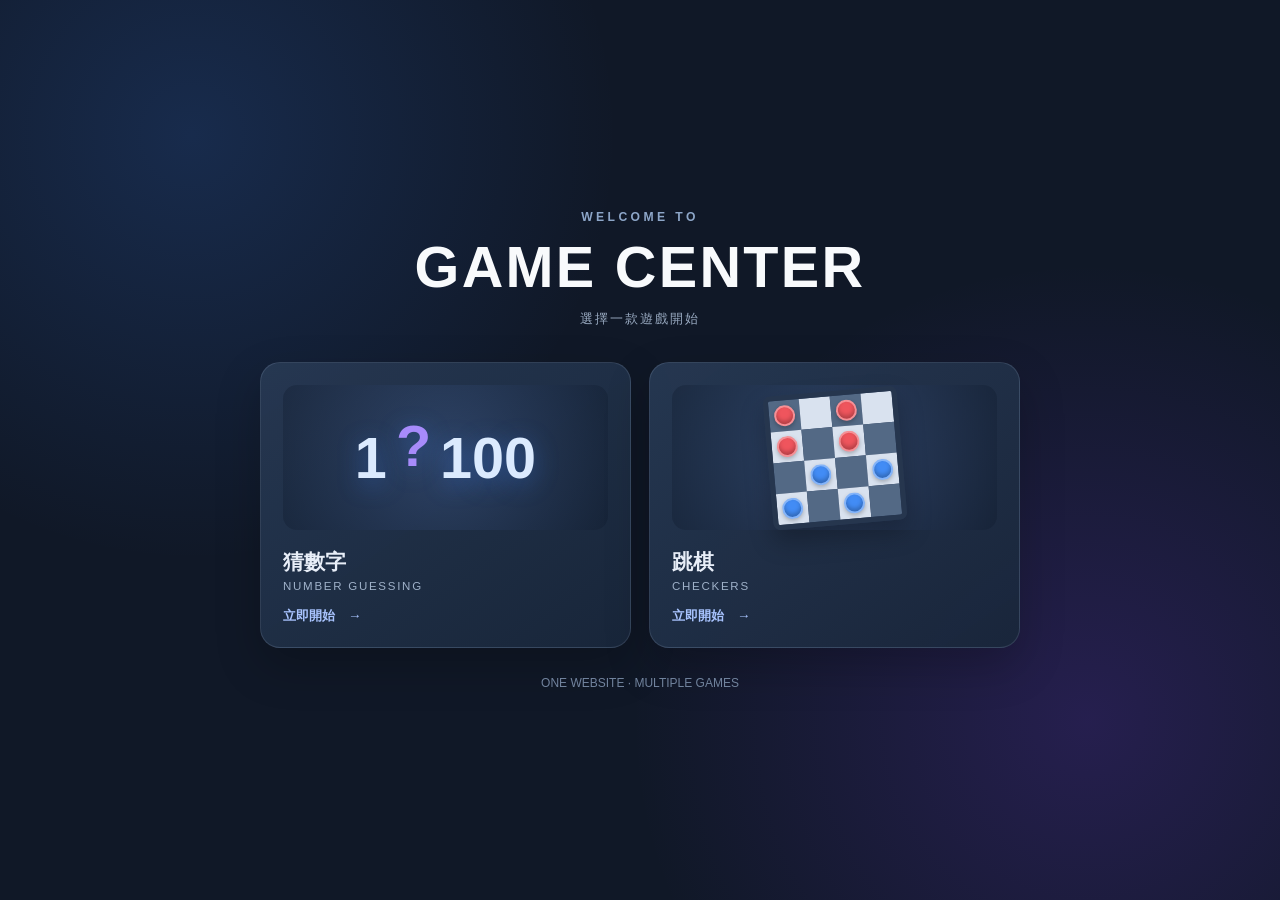
<file: templates/home.html>
<!DOCTYPE html>
<html lang="zh-Hant">
<head>
  <meta charset="UTF-8" />
  <meta name="viewport" content="width=device-width, initial-scale=1.0" />
  <meta name="theme-color" content="#101827" />
  <title>GAME CENTER</title>
  <style>
    * { box-sizing: border-box; }
    body {
      margin: 0;
      min-height: 100vh;
      padding: 32px 18px;
      display: grid;
      place-items: center;
      font-family: "Segoe UI", sans-serif;
      color: #e8eef8;
      background:
        radial-gradient(circle at 15% 15%, rgba(59,130,246,.18), transparent 32%),
        radial-gradient(circle at 85% 80%, rgba(124,58,237,.20), transparent 35%),
        #101827;
    }
    .shell { width: min(760px, 100%); }
    header { text-align: center; margin-bottom: 34px; }
    .eyebrow {
      margin: 0 0 10px;
      color: #8da6c8;
      font-size: .76rem;
      font-weight: 700;
      letter-spacing: .28em;
    }
    h1 {
      margin: 0;
      color: #f8fafc;
      font-size: clamp(2.2rem, 7vw, 3.6rem);
      letter-spacing: .04em;
    }
    .subtitle {
      margin: 10px 0 0;
      color: #9aabc2;
      letter-spacing: .16em;
      font-size: .82rem;
    }
    .games {
      display: grid;
      grid-template-columns: repeat(2, minmax(0, 1fr));
      gap: 18px;
    }
    .game-card {
      display: flex;
      flex-direction: column;
      min-height: 270px;
      padding: 22px;
      overflow: hidden;
      text-decoration: none;
      color: inherit;
      border: 1px solid rgba(190,210,240,.14);
      border-radius: 20px;
      background: linear-gradient(145deg, rgba(39,57,83,.94), rgba(25,38,59,.96));
      box-shadow: 0 18px 45px rgba(0,0,0,.22);
      transition: transform .18s ease, border-color .18s ease, box-shadow .18s ease;
    }
    .game-card:hover {
      transform: translateY(-5px);
      border-color: rgba(147,179,255,.55);
      box-shadow: 0 24px 55px rgba(0,0,0,.32);
    }
    .game-card:focus-visible {
      outline: 3px solid #9fc1ff;
      outline-offset: 4px;
    }
    .art {
      min-height: 145px;
      display: grid;
      place-items: center;
      margin-bottom: 18px;
      border-radius: 14px;
      background: radial-gradient(circle, rgba(100,140,220,.20), rgba(13,24,42,.35));
    }
    .number-art {
      display: flex;
      align-items: center;
      gap: 9px;
      color: #dbeafe;
      font-size: clamp(2.3rem, 7vw, 3.6rem);
      font-weight: 800;
      text-shadow: 0 5px 24px rgba(59,130,246,.4);
    }
    .number-art span:nth-child(2) { color: #a78bfa; transform: translateY(-12px); }
    .mini-board {
      display: grid;
      grid-template-columns: repeat(4, 31px);
      grid-template-rows: repeat(4, 31px);
      overflow: hidden;
      border: 5px solid #26364e;
      border-radius: 7px;
      box-shadow: 0 12px 25px rgba(0,0,0,.25);
      transform: rotate(-5deg);
    }
    .square { display: grid; place-items: center; background: #d9e2ef; }
    .square.dark { background: #536985; }
    .piece {
      width: 21px;
      height: 21px;
      border: 2px solid rgba(255,255,255,.35);
      border-radius: 50%;
      box-shadow: inset 0 -3px 4px rgba(0,0,0,.25), 0 2px 4px rgba(0,0,0,.25);
    }
    .piece.red { background: #ef555d; }
    .piece.blue { background: #428cf5; }
    .game-title { margin: auto 0 4px; font-size: 1.3rem; font-weight: 750; }
    .game-en { color: #9fb1c9; font-size: .72rem; letter-spacing: .15em; }
    .open-label { margin-top: 15px; color: #a9c4ff; font-size: .84rem; font-weight: 650; }
    footer { margin-top: 28px; text-align: center; color: #71839d; font-size: .75rem; }
    @media (max-width: 560px) {
      .games { grid-template-columns: 1fr; }
      .game-card { min-height: 235px; }
      .art { min-height: 115px; }
    }
    @media (prefers-reduced-motion: reduce) {
      *, *::before, *::after { scroll-behavior: auto !important; transition-duration: .01ms !important; }
    }
  </style>
</head>
<body>
  <main class="shell">
    <header>
      <p class="eyebrow">WELCOME TO</p>
      <h1>GAME CENTER</h1>
      <p class="subtitle">選擇一款遊戲開始</p>
    </header>
    <section class="games" aria-label="遊戲選擇">
      <a class="game-card" href="/guess">
        <div class="art" aria-hidden="true">
          <div class="number-art"><span>1</span><span>?</span><span>100</span></div>
        </div>
        <div class="game-title">猜數字</div>
        <div class="game-en">NUMBER GUESSING</div>
        <div class="open-label">立即開始　→</div>
      </a>
      <a class="game-card" href="/checkers">
        <div class="art" aria-hidden="true">
          <div class="mini-board">
            <div class="square dark"><i class="piece red"></i></div><div class="square"></div><div class="square dark"><i class="piece red"></i></div><div class="square"></div>
            <div class="square"><i class="piece red"></i></div><div class="square dark"></div><div class="square"><i class="piece red"></i></div><div class="square dark"></div>
            <div class="square dark"></div><div class="square"><i class="piece blue"></i></div><div class="square dark"></div><div class="square"><i class="piece blue"></i></div>
            <div class="square"><i class="piece blue"></i></div><div class="square dark"></div><div class="square"><i class="piece blue"></i></div><div class="square dark"></div>
          </div>
        </div>
        <div class="game-title">跳棋</div>
        <div class="game-en">CHECKERS</div>
        <div class="open-label">立即開始　→</div>
      </a>
    </section>
    <footer>ONE WEBSITE · MULTIPLE GAMES</footer>
  </main>
</body>
</html>
</file>
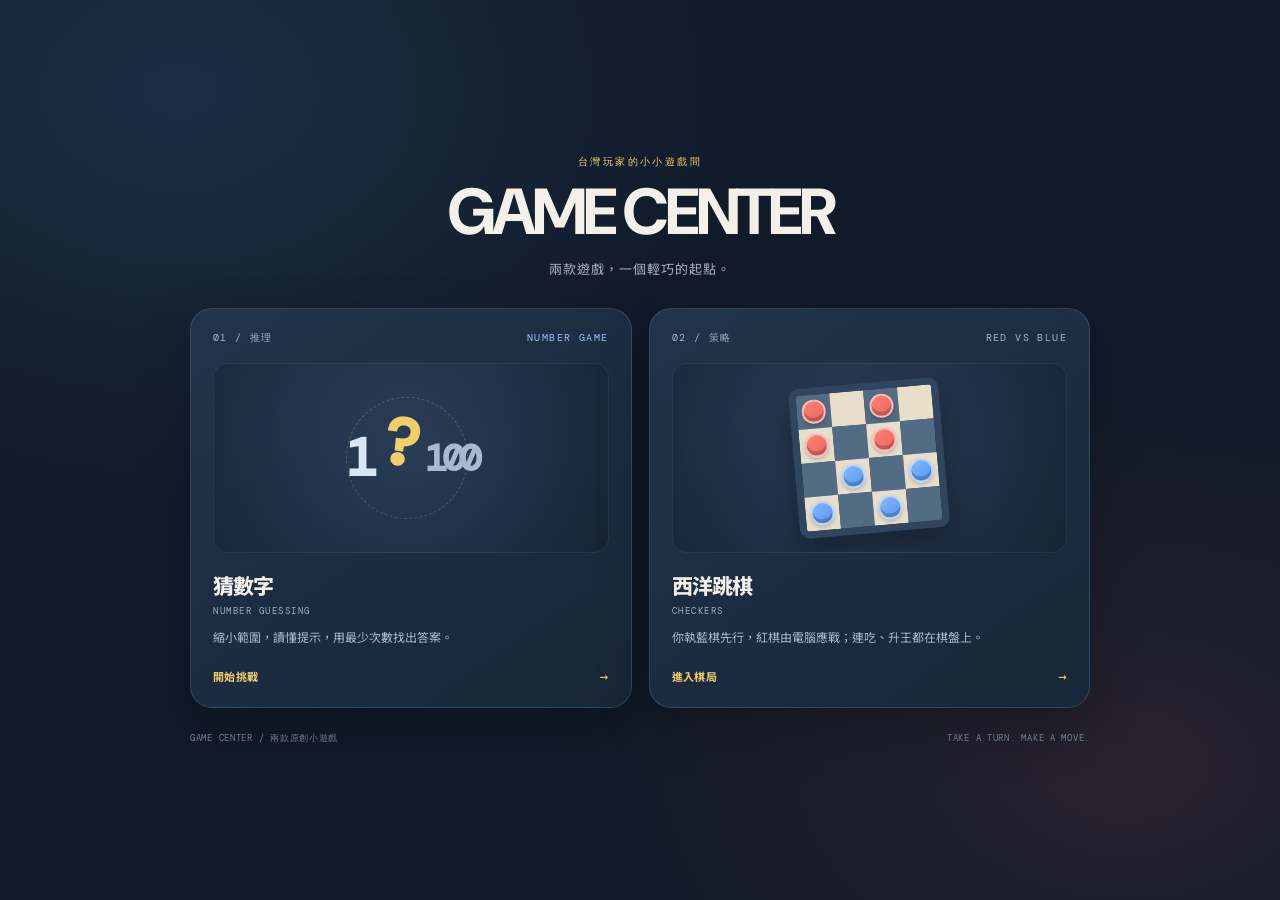
<file: artifacts/game-center-ui/templates/home.html>
<!doctype html>
<html lang="zh-Hant">
<head>
  <meta charset="utf-8">
  <meta name="viewport" content="width=device-width, initial-scale=1">
  <meta name="theme-color" content="#101a29">
  <title>GAME CENTER｜遊戲選擇</title>
  <style>
    @import url("https://fonts.googleapis.com/css2?family=DM+Mono:wght@400;500&family=DM+Sans:wght@400;500;600;700;800&family=Noto+Sans+TC:wght@400;500;600;700;800&display=swap");
    :root {
      --night:#101a29; --panel:#1b2b3e; --ink:#f2f0e8; --muted:#a0aec0;
      --line:rgba(211,225,241,.14); --sun:#f2ce68; --blue:#5795ed; --red:#ed655e;
      --ui:"DM Sans","Noto Sans TC",sans-serif; --mono:"DM Mono",monospace;
    }
    * { box-sizing:border-box; }
    body {
      min-height:100dvh; margin:0; display:grid; place-items:center; padding:32px 18px;
      color:var(--ink); font-family:var(--ui);
      background:
        radial-gradient(ellipse at 14% 10%,rgba(75,126,177,.2),transparent 36rem),
        radial-gradient(ellipse at 88% 85%,rgba(217,93,84,.12),transparent 34rem),var(--night);
    }
    .home { width:min(900px,100%); }
    .masthead { margin-bottom:30px; text-align:center; }
    .eyebrow { margin:0 0 11px; color:var(--sun); font:500 10px var(--mono); letter-spacing:.24em; }
    h1 { margin:0; font-size:clamp(37px,8vw,65px); font-weight:800; line-height:1; letter-spacing:-.065em; }
    .subtitle { margin:14px 0 0; color:var(--muted); font-size:13px; letter-spacing:.08em; }
    .games { display:grid; grid-template-columns:repeat(2,minmax(0,1fr)); gap:17px; }
    .game-card {
      position:relative; display:flex; min-height:340px; flex-direction:column; overflow:hidden;
      padding:22px; border:1px solid var(--line); border-radius:22px;
      background:linear-gradient(145deg,rgba(35,53,75,.96),rgba(24,39,57,.98));
      color:inherit; text-decoration:none; box-shadow:0 20px 52px rgba(0,0,0,.22);
      transition:transform .2s ease,border-color .2s ease,box-shadow .2s ease;
    }
    .game-card:hover { transform:translateY(-5px); border-color:rgba(242,206,104,.42); box-shadow:0 25px 56px rgba(0,0,0,.3); }
    .game-card:focus-visible { outline:3px solid var(--sun); outline-offset:4px; }
    .card-top { display:flex; align-items:center; justify-content:space-between; color:#a5b5c9; font:10px var(--mono); letter-spacing:.14em; }
    .number-tag { color:#9ebeff; }
    .art {
      display:grid; min-height:190px; place-items:center; margin:18px 0 17px;
      overflow:hidden; border:1px solid rgba(216,226,238,.08); border-radius:15px;
      background:radial-gradient(circle at 50% 45%,rgba(101,143,193,.17),rgba(10,21,34,.26));
    }
    .number-art { display:flex; align-items:center; gap:10px; font:800 clamp(32px,6vw,53px) var(--mono); color:#d8e6f6; letter-spacing:-.12em; }
    .number-art .question { z-index:1; color:var(--sun); font-size:1.24em; transform:translateY(-14px) rotate(8deg); }
    .number-art .end-number { color:#a9b9cf; font-size:.72em; }
    .number-art::after { position:absolute; width:120px; height:120px; border:1px dashed rgba(242,206,104,.25); border-radius:50%; content:""; }
    .board-art {
      display:grid; width:150px; aspect-ratio:1; grid-template-columns:repeat(4,1fr); overflow:hidden;
      border:7px solid #30465f; border-radius:10px; box-shadow:0 16px 30px rgba(0,0,0,.3); transform:rotate(-5deg);
    }
    .square { display:grid; place-items:center; background:#e8dfcb; }
    .square.dark { background:#536c85; }
    .piece { width:68%; aspect-ratio:1; border:2px solid rgba(255,255,255,.5); border-radius:50%; box-shadow:inset 0 -4px rgba(0,0,0,.2),0 2px 4px rgba(0,0,0,.2); }
    .piece.red { background:linear-gradient(145deg,#fa8376,var(--red)); }
    .piece.blue { background:linear-gradient(145deg,#83b9ff,var(--blue)); }
    .game-title { margin:0 0 4px; font-size:21px; font-weight:800; letter-spacing:-.04em; }
    .game-en { color:#9eafc2; font:9px var(--mono); letter-spacing:.17em; }
    .description { margin:11px 0 0; color:#aab8c8; font-size:12px; line-height:1.7; }
    .open-label { display:flex; align-items:center; justify-content:space-between; margin-top:auto; padding-top:19px; color:var(--sun); font-size:11px; font-weight:700; letter-spacing:.04em; }
    .open-label .arrow { font:14px var(--mono); transition:transform .2s ease; }
    .game-card:hover .arrow { transform:translateX(4px); }
    footer { display:flex; justify-content:space-between; gap:12px; margin-top:24px; color:#77879c; font:9px var(--mono); letter-spacing:.08em; }
    @media(max-width:620px) {
      body { padding:24px 14px; }
      .masthead { margin-bottom:24px; }
      .games { grid-template-columns:1fr; gap:12px; }
      .game-card { min-height:282px; padding:18px; }
      .art { min-height:142px; margin:12px 0 14px; }
      .board-art { width:118px; }
      footer { flex-direction:column; text-align:center; }
    }
    @media(prefers-reduced-motion:reduce) { *,*::before,*::after { transition-duration:.01ms!important; } }
  </style>
</head>
<body>
  <main class="home">
    <header class="masthead">
      <p class="eyebrow">台灣玩家的小小遊戲間</p>
      <h1>GAME CENTER</h1>
      <p class="subtitle">兩款遊戲，一個輕巧的起點。</p>
    </header>
    <section class="games" aria-label="選擇遊戲">
      <a class="game-card" href="/guess">
        <div class="card-top"><span>01 / 推理</span><span class="number-tag">NUMBER GAME</span></div>
        <div class="art" aria-hidden="true">
          <div class="number-art"><span>1</span><span class="question">?</span><span class="end-number">100</span></div>
        </div>
        <h2 class="game-title">猜數字</h2>
        <div class="game-en">NUMBER GUESSING</div>
        <p class="description">縮小範圍，讀懂提示，用最少次數找出答案。</p>
        <div class="open-label"><span>開始挑戰</span><span class="arrow">→</span></div>
      </a>
      <a class="game-card" href="/checkers">
        <div class="card-top"><span>02 / 策略</span><span>RED VS BLUE</span></div>
        <div class="art" aria-hidden="true">
          <div class="board-art">
            <div class="square dark"><i class="piece red"></i></div><div class="square"></div><div class="square dark"><i class="piece red"></i></div><div class="square"></div>
            <div class="square"><i class="piece red"></i></div><div class="square dark"></div><div class="square"><i class="piece red"></i></div><div class="square dark"></div>
            <div class="square dark"></div><div class="square"><i class="piece blue"></i></div><div class="square dark"></div><div class="square"><i class="piece blue"></i></div>
            <div class="square"><i class="piece blue"></i></div><div class="square dark"></div><div class="square"><i class="piece blue"></i></div><div class="square dark"></div>
          </div>
        </div>
        <h2 class="game-title">西洋跳棋</h2>
        <div class="game-en">CHECKERS</div>
        <p class="description">你執藍棋先行，紅棋由電腦應戰；連吃、升王都在棋盤上。</p>
        <div class="open-label"><span>進入棋局</span><span class="arrow">→</span></div>
      </a>
    </section>
    <footer><span>GAME CENTER / 兩款原創小遊戲</span><span>TAKE A TURN. MAKE A MOVE.</span></footer>
  </main>
</body>
</html>
</file>
